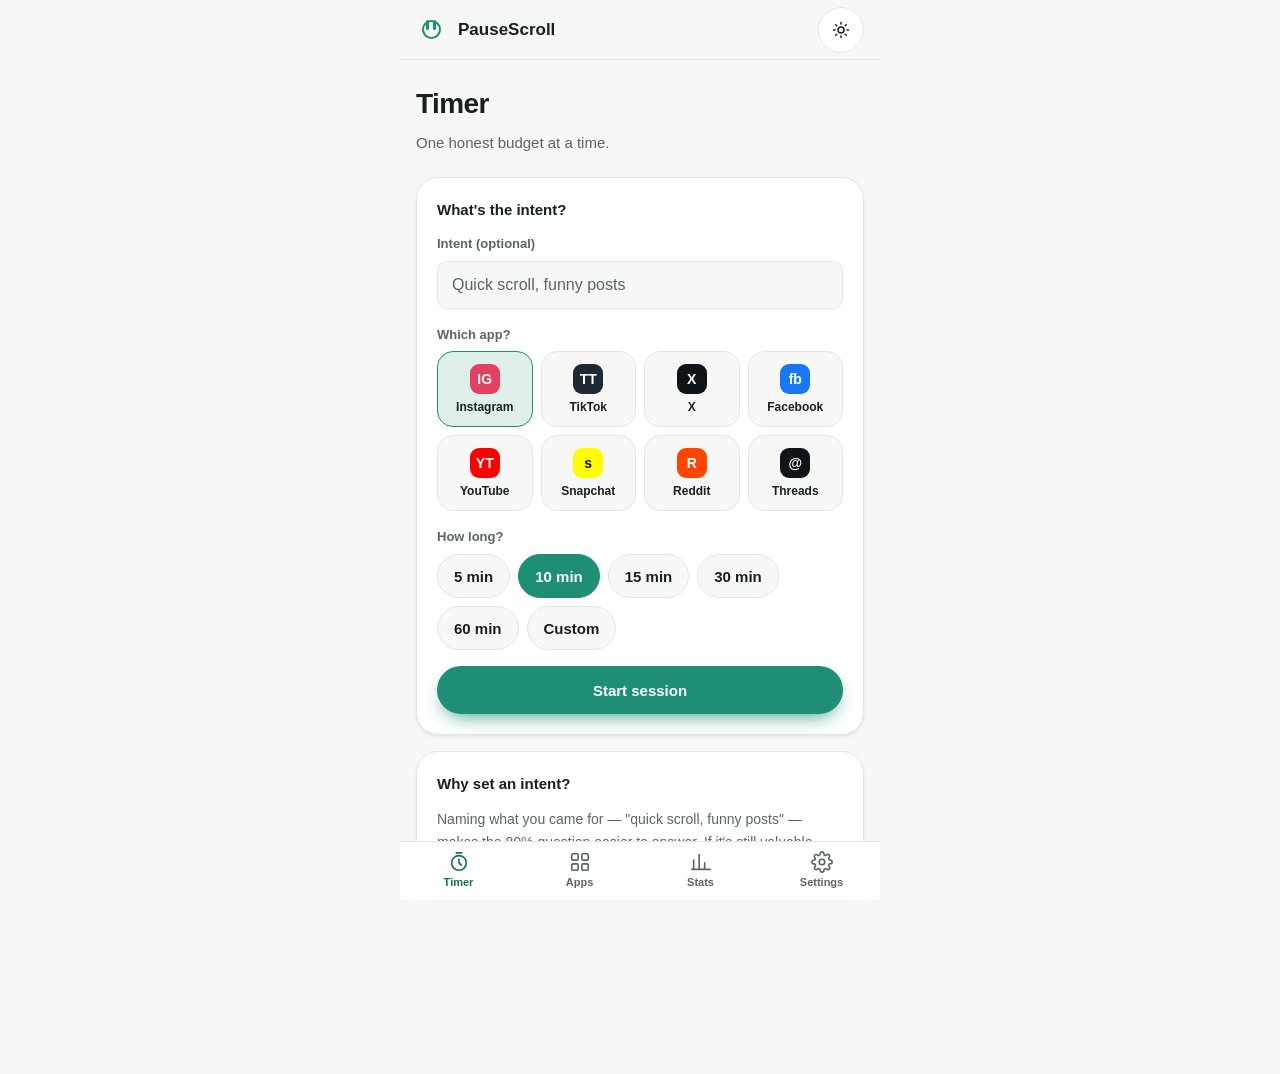
<file: app.html>
<!DOCTYPE html>
<html lang="en" data-theme="light">
<head>
  <meta charset="UTF-8">
  <meta name="viewport" content="width=device-width, initial-scale=1, viewport-fit=cover">
  <meta name="description" content="PauseScroll app — set an intent, get a gentle nudge, and stop doomscrolling.">
  <meta name="theme-color" media="(prefers-color-scheme: light)" content="#f7f8f5">
  <meta name="theme-color" media="(prefers-color-scheme: dark)" content="#0e1512">
  <meta name="color-scheme" content="light dark">
  <meta name="apple-mobile-web-app-capable" content="yes">
  <meta name="mobile-web-app-capable" content="yes">
  <meta name="apple-mobile-web-app-title" content="PauseScroll">
  <meta name="apple-mobile-web-app-status-bar-style" content="default">
  <link rel="manifest" href="manifest.webmanifest">
  <link rel="icon" href="icons/icon-192.png" type="image/png">
  <link rel="apple-touch-icon" href="icons/icon-192.png">
  <title>PauseScroll — Timer</title>
  <link rel="stylesheet" href="styles.css">
  <script src="app.js" type="module"></script>
  <script>if('serviceWorker' in navigator)window.addEventListener('load',function(){navigator.serviceWorker.register('sw.js').catch(function(){})});</script>
</head>
<body class="app-page">

  <div class="app" id="app-root">

    <!-- Top bar -->
    <header class="app-topbar">
      <a class="brand" href="index.html" aria-label="PauseScroll home">
        <span class="brand-mark" aria-hidden="true"></span>
      </a>
      <span class="title">PauseScroll</span>
      <span class="spacer"></span>
      <button type="button" class="theme-toggle" id="theme-toggle" aria-label="Toggle dark mode">
        <svg class="icon-moon" width="18" height="18" viewBox="0 0 24 24" fill="none" stroke="currentColor" stroke-width="2" stroke-linecap="round" stroke-linejoin="round" aria-hidden="true">
          <path d="M21 12.79A9 9 0 1 1 11.21 3 7 7 0 0 0 21 12.79z"/>
        </svg>
        <svg class="icon-sun" width="18" height="18" viewBox="0 0 24 24" fill="none" stroke="currentColor" stroke-width="2" stroke-linecap="round" stroke-linejoin="round" aria-hidden="true">
          <circle cx="12" cy="12" r="4"/>
          <path d="M12 2v2M12 20v2M4.93 4.93l1.41 1.41M17.66 17.66l1.41 1.41M2 12h2M20 12h2M4.93 19.07l1.41-1.41M17.66 6.34l1.41-1.41"/>
        </svg>
      </button>
    </header>

    <!-- ============ Timer view ============ -->
    <section class="view" id="view-timer" aria-label="Timer">
      <h1 class="view-title">Timer</h1>
      <p class="view-sub">One honest budget at a time.</p>

      <div class="quiet-banner" id="quiet-banner" hidden>
        <svg width="16" height="16" viewBox="0 0 24 24" fill="none" stroke="currentColor" stroke-width="2" stroke-linecap="round" stroke-linejoin="round" aria-hidden="true"><path d="M21 12.79A9 9 0 1 1 11.21 3 7 7 0 0 0 21 12.79z"/></svg>
        Quiet hours — dimmed theme
      </div>

      <!-- Setup -->
      <div class="card" id="session-setup" hidden>
        <h3>What's the intent?</h3>
        <div class="field">
          <label for="intent-input">Intent (optional)</label>
          <input class="input" type="text" id="intent-input" maxlength="80" autocomplete="off"
            placeholder="Quick scroll, funny posts">
        </div>
        <div class="field">
          <label id="app-picker-label">Which app?</label>
          <div class="app-picker" id="app-picker" role="group" aria-labelledby="app-picker-label"></div>
        </div>
        <div class="field">
          <label id="minutes-label">How long?</label>
          <div class="minute-pills" id="minute-pills" role="group" aria-labelledby="minutes-label"></div>
          <div class="field" id="custom-min-wrap" hidden>
            <label for="custom-min">Minutes</label>
            <input class="input" type="number" id="custom-min" min="1" max="180" value="7" inputmode="numeric">
          </div>
        </div>
        <button type="button" class="btn btn-primary btn-block" id="btn-start">Start session</button>
      </div>

      <!-- Running -->
      <div class="card running-card" id="session-running" hidden>
        <div class="ring-wrap">
          <svg class="ring" width="172" height="172" viewBox="0 0 200 200" role="img" aria-label="Session countdown">
            <circle class="track" cx="100" cy="100" r="88" fill="none" stroke-width="10"/>
            <circle class="progress" id="app-ring" cx="100" cy="100" r="88" fill="none" stroke-width="10"
              stroke-dasharray="552.92" stroke-dashoffset="0"/>
          </svg>
          <div class="ring-label">
            <span class="time" id="run-time" role="timer">--:--</span>
            <span class="hint">remaining</span>
          </div>
          <div class="pct" id="run-pct">0%</div>
        </div>
        <p class="session-intent" id="run-intent"></p>
        <p class="session-app" id="run-app"></p>
        <div class="nudge" id="nudge" hidden>
          <p>Still valuable?</p>
          <div class="nudge-actions">
            <button type="button" class="btn btn-ghost" id="btn-im-good">I'm good</button>
            <button type="button" class="btn btn-primary" id="btn-one-more">One more minute</button>
          </div>
        </div>
        <button type="button" class="btn btn-quiet" id="btn-end">End session</button>
      </div>

      <div class="card" id="setup-tip">
        <h3>Why set an intent?</h3>
        <p style="color:var(--muted); font-size:14px;">Naming what you came for — "quick scroll, funny posts" — makes the
        80% question easier to answer. If it's still valuable, you'll know.</p>
      </div>
    </section>

    <!-- ============ Apps view ============ -->
    <section class="view" id="view-apps" aria-label="Apps and limits" hidden>
      <h1 class="view-title">Apps</h1>
      <p class="view-sub">A daily envelope per app. These only count your PauseScroll sessions.</p>

      <div class="card">
        <h3>Daily limits</h3>
        <div id="limits-list"></div>
      </div>

      <div class="card">
        <h3>Quiet hours</h3>
        <div class="setting-row">
          <div class="grow">
            <p>Enable quiet hours</p>
            <p>Start a session inside this window and the app dims to match the hour.</p>
          </div>
          <label class="switch">
            <input type="checkbox" id="quiet-toggle">
            <span class="track"></span>
            <span class="thumb"></span>
          </label>
        </div>
        <div class="quiet-row">
          <div class="field">
            <label for="quiet-start">Start</label>
            <input class="input" type="time" id="quiet-start" value="22:00">
          </div>
          <div class="field">
            <label for="quiet-end">End</label>
            <input class="input" type="time" id="quiet-end" value="06:00">
          </div>
        </div>
      </div>
    </section>

    <!-- ============ Stats view ============ -->
    <section class="view" id="view-stats" aria-label="Stats" hidden>
      <h1 class="view-title">Stats</h1>
      <p class="view-sub">Your day, without judgement.</p>

      <div class="stat-tiles">
        <div class="stat-tile">
          <p class="big" id="stat-sessions">0</p>
          <p class="lbl">Sessions today</p>
        </div>
        <div class="stat-tile">
          <p class="big" id="stat-resisted">0</p>
          <p class="lbl">Nudges resisted</p>
        </div>
        <div class="stat-tile">
          <p class="big" id="stat-snoozed">0</p>
          <p class="lbl">Snoozes used</p>
        </div>
        <div class="stat-tile">
          <p class="big"><span class="streak-flame" id="stat-streak">0</span></p>
          <p class="lbl">Day streak</p>
        </div>
      </div>

      <div class="card chart-card">
        <h3>Last 7 days — session minutes</h3>
        <svg id="chart" viewBox="0 0 320 140" role="img" aria-label="Bar chart of session minutes over the last seven days">
        </svg>
        <div class="chart-days" id="chart-days" aria-hidden="true"></div>
      </div>
    </section>

    <!-- ============ Settings view ============ -->
    <section class="view" id="view-settings" aria-label="Settings" hidden>
      <h1 class="view-title">Settings</h1>
      <p class="view-sub">Everything lives on this device.</p>

      <div class="card">
        <h3>Appearance</h3>
        <div class="setting-row">
          <div class="grow">
            <p>Theme</p>
          </div>
          <div class="minute-pills" id="theme-pills" role="group" aria-label="Colour theme">
            <button type="button" class="minute-pill" data-theme-option="light">Light</button>
            <button type="button" class="minute-pill" data-theme-option="dark">Dark</button>
          </div>
        </div>
      </div>

      <div class="card">
        <h3>Behaviour</h3>
        <div class="setting-row">
          <div class="grow">
            <p>Strict mode</p>
            <p>Removes the one-more-minute and 5-minute snooze buttons. When it's done, it's done.</p>
          </div>
          <label class="switch">
            <input type="checkbox" id="strict-toggle">
            <span class="track"></span>
            <span class="thumb"></span>
          </label>
        </div>
      </div>

      <div class="card">
        <h3>Your data</h3>
        <div class="settings-actions">
          <button type="button" class="btn btn-ghost" id="btn-export">Export data (JSON)</button>
          <button type="button" class="btn btn-ghost" id="btn-reset-day">Reset today's stats</button>
          <button type="button" class="btn btn-quiet" id="btn-reset">Reset everything</button>
        </div>
      </div>
    </section>

    <!-- Bottom tab bar -->
    <nav class="tabbar" aria-label="App sections">
      <button type="button" class="tabbtn" data-tab="timer" aria-current="page">
        <svg viewBox="0 0 24 24"><circle cx="12" cy="13" r="8"/><path d="M12 9v4l2.5 2.5M9 2h6"/></svg>
        Timer
      </button>
      <button type="button" class="tabbtn" data-tab="apps">
        <svg viewBox="0 0 24 24"><rect x="3" y="3" width="7" height="7" rx="1.5"/><rect x="14" y="3" width="7" height="7" rx="1.5"/><rect x="3" y="14" width="7" height="7" rx="1.5"/><rect x="14" y="14" width="7" height="7" rx="1.5"/></svg>
        Apps
      </button>
      <button type="button" class="tabbtn" data-tab="stats">
        <svg viewBox="0 0 24 24"><path d="M4 20V10M10 20V4M16 20v-7M22 20H2"/></svg>
        Stats
      </button>
      <button type="button" class="tabbtn" data-tab="settings">
        <svg viewBox="0 0 24 24"><circle cx="12" cy="12" r="3"/><path d="M19.4 15a1.65 1.65 0 0 0 .33 1.82l.06.06a2 2 0 1 1-2.83 2.83l-.06-.06a1.65 1.65 0 0 0-1.82-.33 1.65 1.65 0 0 0-1 1.51V21a2 2 0 1 1-4 0v-.09a1.65 1.65 0 0 0-1-1.51 1.65 1.65 0 0 0-1.82.33l-.06.06a2 2 0 1 1-2.83-2.83l.06-.06a1.65 1.65 0 0 0 .33-1.82 1.65 1.65 0 0 0-1.51-1H3a2 2 0 1 1 0-4h.09a1.65 1.65 0 0 0 1.51-1 1.65 1.65 0 0 0-.33-1.82l-.06-.06a2 2 0 1 1 2.83-2.83l.06.06a1.65 1.65 0 0 0 1.82.33h0a1.65 1.65 0 0 0 1-1.51V3a2 2 0 1 1 4 0v.09a1.65 1.65 0 0 0 1 1.51h0a1.65 1.65 0 0 0 1.82-.33l.06-.06a2 2 0 1 1 2.83 2.83l-.06.06a1.65 1.65 0 0 0-.33 1.82v0a1.65 1.65 0 0 0 1.51 1H21a2 2 0 1 1 0 4h-.09a1.65 1.65 0 0 0-1.51 1z"/></svg>
        Settings
      </button>
    </nav>
  </div>

  <!-- ============ Time's-up overlay ============ -->
  <div class="overlay" id="overlay" hidden>
    <div class="overlay-card">
      <div class="breath" id="breath" aria-hidden="true">Breathe</div>
      <h2 id="overlay-title">That's a wrap.</h2>
      <p class="overlay-sub" id="overlay-sub">You set a line and held it. Breathe in for four, out for six.</p>
      <div class="overlay-actions">
        <button type="button" class="btn btn-primary" id="btn-break">Take a break</button>
        <button type="button" class="btn btn-ghost" id="btn-five">5 more minutes</button>
      </div>
      <p class="apk-note" id="snooze-count"></p>
    </div>
  </div>

  <!-- PWA update toast -->
  <div class="toast" id="update-toast" role="status" aria-live="polite">
    <span id="update-msg">Update available.</span>
    <button type="button" class="btn btn-primary" id="update-reload">Reload</button>
  </div>

</body>
</html>
</file>
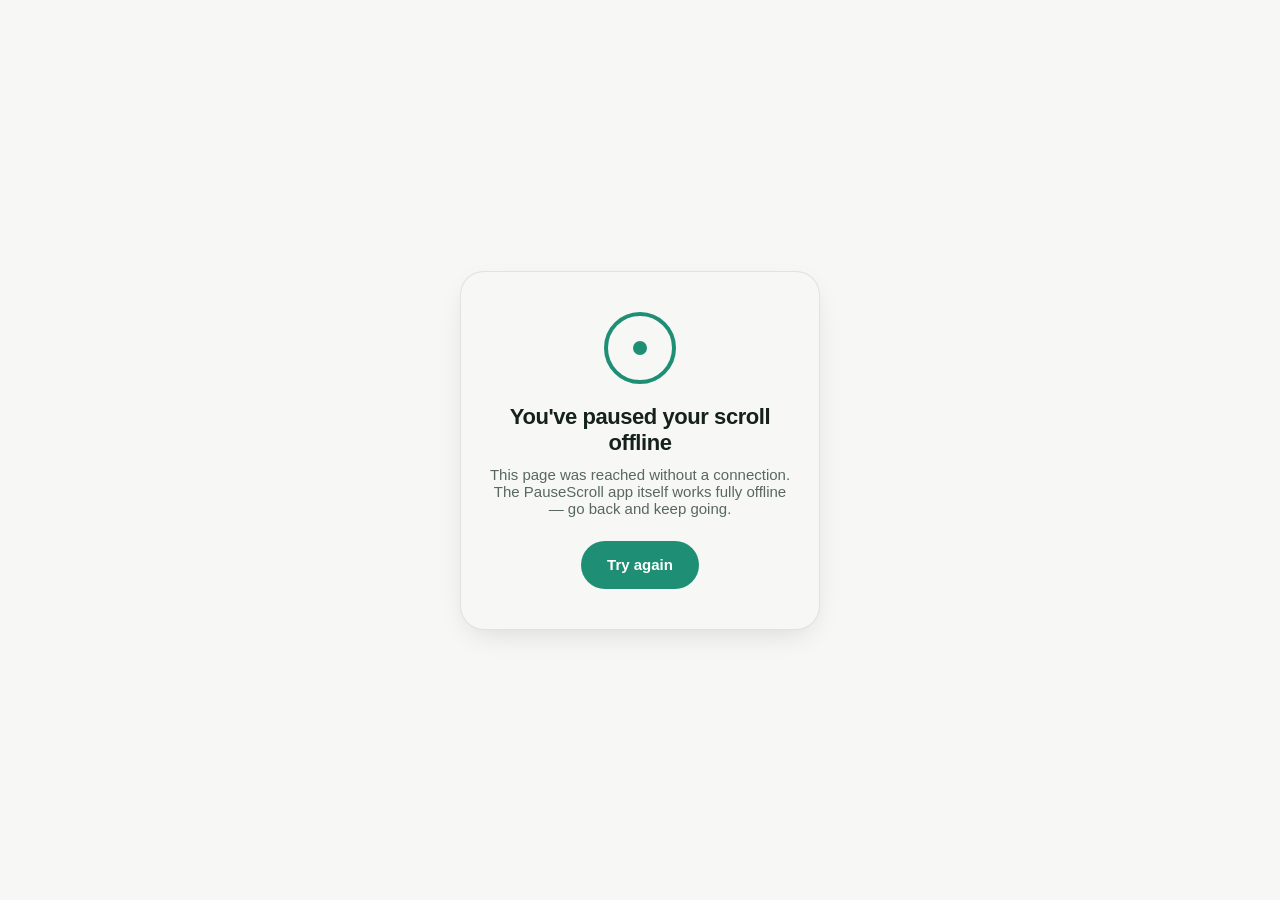
<file: offline.html>
<!DOCTYPE html>
<html lang="en" data-theme="light">
<head>
  <meta charset="UTF-8">
  <meta name="viewport" content="width=device-width, initial-scale=1, viewport-fit=cover">
  <title>Offline — PauseScroll</title>
  <style>
    :root { --accent: #1e8f74; --text: #16211d; --muted: #58675f; --bg: #f7f8f5; }
    [data-theme="dark"] { --accent: #43c2a0; --text: #e7efe9; --muted: #93a49b; --bg: #0e1512; }
    * { box-sizing: border-box; }
    body {
      margin: 0;
      font-family: -apple-system, BlinkMacSystemFont, "Segoe UI", Roboto, "Helvetica Neue", Arial, sans-serif;
      background: var(--bg);
      color: var(--text);
      min-height: 100vh;
      display: grid;
      place-items: center;
      padding: 24px;
      text-align: center;
    }
    .card {
      max-width: 360px;
      background: var(--bg);
      border: 1px solid rgba(127,127,127,0.18);
      border-radius: 24px;
      padding: 40px 28px;
      box-shadow: 0 10px 30px -10px rgba(0,0,0,0.15);
    }
    .ring {
      width: 72px;
      height: 72px;
      margin: 0 auto 20px;
      border-radius: 50%;
      border: 4px solid var(--accent);
      position: relative;
    }
    .ring::after {
      content: "";
      position: absolute;
      left: 50%;
      top: 50%;
      width: 14px;
      height: 14px;
      transform: translate(-50%, -50%);
      border-radius: 50%;
      background: var(--accent);
    }
    h1 { font-size: 22px; letter-spacing: -0.02em; margin: 0 0 10px; }
    p { color: var(--muted); font-size: 15px; margin: 0 0 24px; }
    button {
      font-family: inherit;
      font-size: 15px;
      font-weight: 600;
      color: #fff;
      background: var(--accent);
      border: none;
      border-radius: 999px;
      min-height: 48px;
      padding: 12px 26px;
      cursor: pointer;
    }
    button:hover { filter: brightness(1.08); }
  </style>
</head>
<body>
  <div class="card" role="main">
    <div class="ring" aria-hidden="true"></div>
    <h1>You've paused your scroll offline</h1>
    <p>This page was reached without a connection. The PauseScroll app itself works fully offline — go back and keep going.</p>
    <button type="button" onclick="location.reload()">Try again</button>
  </div>
  <script>
    try {
      document.documentElement.setAttribute("data-theme", localStorage.getItem("ps_theme") || (matchMedia("(prefers-color-scheme: dark)").matches ? "dark" : "light"));
    } catch (e) {}
  </script>
</body>
</html>
</file>
<file: styles.css>
/* ============================================================
   PauseScroll — styles.css
   Calm, premium, single accent colour. Light/dark via data-theme.
   ============================================================ */

:root {
  --font-stack: -apple-system, BlinkMacSystemFont, "Segoe UI", Roboto, "Helvetica Neue",
    Arial, "Noto Sans", sans-serif;
  --mono-stack: ui-monospace, SFMono-Regular, "Cascadia Code", "Segoe UI Mono", Consolas, monospace;

  --accent: #1e8f74;
  --accent-strong: #15705b;
  --accent-soft: #dff0ea;
  --on-accent: #ffffff;

  --bg: #f7f8f5;
  --surface: #ffffff;
  --surface-2: #f1f3ef;
  --text: #16211d;
  --muted: #58675f;
  --border: #e3e7e1;
  --track: #e4ece7;
  --shadow: 0 1px 2px rgba(22, 33, 29, 0.05), 0 10px 30px -10px rgba(22, 33, 29, 0.18);
  --shadow-sm: 0 1px 2px rgba(22, 33, 29, 0.06), 0 4px 12px -6px rgba(22, 33, 29, 0.12);
  --dim-layer: rgba(15, 23, 20, 0.4);

  --radius-lg: 22px;
  --radius-md: 16px;
  --radius-sm: 10px;

  --header-h: 64px;
  --tabbar-h: 62px;
  --content-max: 1080px;
  --app-max: 480px;

  color-scheme: light;
}

[data-theme="dark"] {
  --accent: #43c2a0;
  --accent-strong: #5fd4b3;
  --accent-soft: #173a30;
  --on-accent: #04231a;

  --bg: #0e1512;
  --surface: #16211c;
  --surface-2: #1c2923;
  --text: #e7efe9;
  --muted: #93a49b;
  --border: #24352d;
  --track: #1e3028;
  --shadow: 0 1px 2px rgba(0, 0, 0, 0.4), 0 12px 34px -12px rgba(0, 0, 0, 0.6);
  --shadow-sm: 0 1px 2px rgba(0, 0, 0, 0.4), 0 4px 12px -6px rgba(0, 0, 0, 0.5);
  --dim-layer: rgba(5, 9, 7, 0.55);

  color-scheme: dark;
}

/* ---------- Reset & base ---------- */

*,
*::before,
*::after {
  box-sizing: border-box;
}

html {
  -webkit-text-size-adjust: 100%;
  scroll-behavior: smooth;
}

body {
  margin: 0;
  font-family: var(--font-stack);
  font-size: 16px;
  line-height: 1.6;
  color: var(--text);
  background: var(--bg);
  transition: background-color 0.3s ease, color 0.3s ease;
  -webkit-font-smoothing: antialiased;
}

img,
svg {
  display: block;
  max-width: 100%;
}

h1, h2, h3, h4, p {
  margin: 0;
}

button {
  font-family: inherit;
  font-size: inherit;
  color: inherit;
  cursor: pointer;
}

a {
  color: var(--accent-strong);
  text-decoration: none;
}

a:hover {
  text-decoration: underline;
}

:focus-visible {
  outline: 2px solid var(--accent);
  outline-offset: 2px;
  border-radius: 4px;
}

::selection {
  background: var(--accent);
  color: var(--on-accent);
}

.visually-hidden {
  position: absolute;
  width: 1px;
  height: 1px;
  padding: 0;
  margin: -1px;
  overflow: hidden;
  clip: rect(0 0 0 0);
  white-space: nowrap;
  border: 0;
}

.visually-hidden-focusable:not(:focus) {
  position: absolute;
  width: 1px;
  height: 1px;
  padding: 0;
  margin: -1px;
  overflow: hidden;
  clip: rect(0 0 0 0);
  white-space: nowrap;
  border: 0;
}

/* ---------- Layout helpers ---------- */

.container {
  width: 100%;
  max-width: var(--content-max);
  margin: 0 auto;
  padding: 0 20px;
  padding-left: max(20px, env(safe-area-inset-left));
  padding-right: max(20px, env(safe-area-inset-right));
}

.section {
  padding: 72px 0;
}

.section-head {
  max-width: 640px;
  margin-bottom: 40px;
}

.section-head.center {
  margin-left: auto;
  margin-right: auto;
  text-align: center;
}

.eyebrow {
  display: inline-block;
  font-size: 13px;
  font-weight: 600;
  letter-spacing: 0.08em;
  text-transform: uppercase;
  color: var(--accent-strong);
  margin-bottom: 12px;
}

.section-title {
  font-size: clamp(26px, 4vw, 38px);
  line-height: 1.15;
  letter-spacing: -0.02em;
  font-weight: 700;
  margin-bottom: 14px;
}

.section-sub {
  color: var(--muted);
  font-size: 17px;
}

.lead {
  font-size: 18px;
  color: var(--muted);
}

/* ---------- Buttons ---------- */

.btn {
  display: inline-flex;
  align-items: center;
  justify-content: center;
  gap: 8px;
  min-height: 48px;
  padding: 12px 22px;
  border-radius: 999px;
  border: 1px solid transparent;
  font-weight: 600;
  font-size: 15px;
  text-decoration: none;
  transition: transform 0.15s ease, box-shadow 0.2s ease, background-color 0.2s ease,
    border-color 0.2s ease, color 0.2s ease;
  white-space: nowrap;
}

.btn:hover {
  text-decoration: none;
}

.btn:active {
  transform: translateY(1px);
}

.btn-primary {
  background: var(--accent);
  color: var(--on-accent);
  box-shadow: 0 8px 20px -8px var(--accent);
}

.btn-primary:hover {
  background: var(--accent-strong);
}

.btn-ghost {
  background: var(--surface);
  color: var(--text);
  border-color: var(--border);
  box-shadow: var(--shadow-sm);
}

.btn-ghost:hover {
  border-color: var(--accent);
  color: var(--accent-strong);
}

.btn-quiet {
  background: transparent;
  color: var(--muted);
  border-color: transparent;
}

.btn-quiet:hover {
  color: var(--accent-strong);
}

.btn-block {
  width: 100%;
}

.btn[disabled] {
  opacity: 0.5;
  cursor: not-allowed;
  pointer-events: none;
}

.chip {
  display: inline-flex;
  align-items: center;
  gap: 6px;
  padding: 8px 14px;
  border-radius: 999px;
  background: var(--accent-soft);
  color: var(--accent-strong);
  font-size: 13px;
  font-weight: 600;
}

.trust-chips {
  display: flex;
  flex-wrap: wrap;
  gap: 10px;
  margin-top: 26px;
}

/* ---------- Header ---------- */

.header {
  position: sticky;
  top: 0;
  z-index: 40;
  background: color-mix(in srgb, var(--bg) 82%, transparent);
  -webkit-backdrop-filter: saturate(140%) blur(12px);
  backdrop-filter: saturate(140%) blur(12px);
  border-bottom: 1px solid var(--border);
}

.header-inner {
  display: flex;
  align-items: center;
  gap: 16px;
  height: var(--header-h);
}

.brand {
  display: flex;
  align-items: center;
  gap: 10px;
  font-weight: 700;
  font-size: 18px;
  color: var(--text);
  text-decoration: none;
}

.brand:hover {
  text-decoration: none;
}

.brand-mark {
  width: 34px;
  height: 34px;
  border-radius: 10px;
  display: grid;
  place-items: center;
  background: var(--bg);
  position: relative;
}

.brand-mark::before {
  content: "";
  width: 22px;
  height: 22px;
  border-radius: 50%;
  border: 3px solid var(--accent);
}

.brand-mark::after {
  content: "";
  width: 4px;
  height: 11px;
  border-radius: 2px;
  background: var(--accent);
  position: absolute;
  left: 11px;
  top: 6px;
  box-shadow: 8px 0 0 var(--accent);
}

.nav {
  margin-left: auto;
  display: flex;
  align-items: center;
  gap: 4px;
}

.nav a {
  color: var(--text);
  font-size: 15px;
  font-weight: 500;
  padding: 9px 14px;
  border-radius: 999px;
}

.nav a:hover {
  background: var(--surface-2);
  text-decoration: none;
}

.header-actions {
  display: flex;
  align-items: center;
  gap: 10px;
}

.theme-toggle {
  width: 46px;
  height: 46px;
  border-radius: 999px;
  border: 1px solid var(--border);
  background: var(--surface);
  display: grid;
  place-items: center;
  font-size: 18px;
  line-height: 1;
}

.theme-toggle:hover {
  border-color: var(--accent);
}

.theme-toggle .icon-sun {
  display: none;
}

[data-theme="light"] .theme-toggle .icon-moon {
  display: none;
}

[data-theme="light"] .theme-toggle .icon-sun {
  display: inline;
}

/* ---------- Hero ---------- */

.hero {
  padding: 72px 0 56px;
  overflow: hidden;
}

.hero-grid {
  display: grid;
  grid-template-columns: 1.05fr 0.95fr;
  gap: 48px;
  align-items: center;
}

.hero h1 {
  font-size: clamp(34px, 5.4vw, 56px);
  line-height: 1.06;
  letter-spacing: -0.03em;
  font-weight: 800;
  margin-bottom: 18px;
}

.hero h1 .accent-word {
  color: var(--accent-strong);
}

.hero .sub {
  font-size: 18px;
  color: var(--muted);
  max-width: 46ch;
  margin-bottom: 28px;
}

.hero-actions {
  display: flex;
  flex-wrap: wrap;
  gap: 12px;
}

/* ---------- Phone mockup ---------- */

.phone-mockup {
  width: 264px;
  aspect-ratio: 9 / 19;
  margin: 0 auto;
  border-radius: 44px;
  background: #0c1210;
  padding: 12px;
  box-shadow: 0 40px 80px -24px rgba(0, 0, 0, 0.45), 0 8px 20px -8px rgba(0, 0, 0, 0.25),
    inset 0 0 0 2px rgba(255, 255, 255, 0.06);
  position: relative;
}

.phone-mockup::before {
  content: "";
  position: absolute;
  top: 16px;
  left: 50%;
  transform: translateX(-50%);
  width: 90px;
  height: 22px;
  border-radius: 999px;
  background: #0c1210;
  z-index: 3;
}

.phone-screen {
  width: 100%;
  height: 100%;
  border-radius: 34px;
  overflow: hidden;
  background: linear-gradient(180deg, #101d18, #0d1512);
  color: #e7efe9;
  display: flex;
  flex-direction: column;
  align-items: center;
  justify-content: center;
  text-align: center;
  padding: 26px 18px 18px;
  position: relative;
}

.phone-screen .phone-label {
  font-size: 11px;
  letter-spacing: 0.14em;
  text-transform: uppercase;
  color: #7fa798;
  margin-bottom: 14px;
}

.phone-screen .phone-note {
  font-size: 12px;
  color: #8fa79c;
  margin-top: 14px;
  max-width: 20ch;
}

.phone-bars {
  display: flex;
  gap: 6px;
  align-items: flex-end;
  height: 26px;
  margin-top: 12px;
}

.phone-bars i {
  width: 6px;
  border-radius: 3px;
  background: #2c4138;
}

.phone-bars i:nth-child(1) { height: 30%; }
.phone-bars i:nth-child(2) { height: 55%; }
.phone-bars i:nth-child(3) { height: 80%; }

.mockup-caption {
  text-align: center;
  font-size: 13px;
  color: var(--muted);
  margin-top: 16px;
}

/* Ring timer (shared by hero mockup, demo, and app) */

.ring-wrap {
  position: relative;
  width: 172px;
  height: 172px;
}

.ring-wrap.small {
  width: 120px;
  height: 120px;
}

.ring {
  transform: rotate(-90deg);
}

.ring .track {
  stroke: var(--track);
}

[data-theme="light"] .ring .track {
  stroke: #dfe8e1;
}

.ring .progress {
  stroke: var(--accent-strong);
  stroke-linecap: round;
  transition: stroke-dashoffset 0.35s linear, stroke 0.3s ease;
}

.ring-label {
  position: absolute;
  inset: 0;
  display: grid;
  place-items: center;
  gap: 2px;
  align-content: center;
}

.ring-label .time {
  font-size: 34px;
  font-weight: 700;
  line-height: 1;
  font-variant-numeric: tabular-nums;
  letter-spacing: -0.02em;
}

.ring-label .hint {
  font-size: 12px;
  color: var(--muted);
}

/* ---------- Problem / stats ---------- */

.stats-grid {
  display: grid;
  grid-template-columns: repeat(3, 1fr);
  gap: 20px;
}

.stat-card {
  background: var(--surface);
  border: 1px solid var(--border);
  border-radius: var(--radius-lg);
  box-shadow: var(--shadow-sm);
  padding: 28px 24px;
  text-align: center;
}

.stat-num {
  font-size: clamp(34px, 5vw, 46px);
  font-weight: 800;
  letter-spacing: -0.03em;
  color: var(--accent-strong);
  font-variant-numeric: tabular-nums;
  line-height: 1.1;
}

.stat-card .suffix,
.stat-card .prefix {
  color: var(--accent-strong);
}

.stat-card p {
  margin-top: 8px;
  color: var(--muted);
  font-size: 14px;
}

.stat-note {
  margin-top: 22px;
  font-size: 13px;
  color: var(--muted);
  text-align: center;
  font-style: italic;
}

/* ---------- How it works ---------- */

.steps-grid {
  display: grid;
  grid-template-columns: repeat(3, 1fr);
  gap: 24px;
  counter-reset: step;
}

.step-card {
  background: var(--surface);
  border: 1px solid var(--border);
  border-radius: var(--radius-lg);
  box-shadow: var(--shadow-sm);
  padding: 28px;
  position: relative;
  display: flex;
  flex-direction: column;
  gap: 16px;
}

.step-card::before {
  counter-increment: step;
  content: "0" counter(step);
  font-weight: 800;
  font-size: 30px;
  letter-spacing: -0.03em;
  color: var(--accent-soft);
  position: absolute;
  top: 20px;
  right: 22px;
  line-height: 1;
}

.step-card h3 {
  font-size: 19px;
  font-weight: 700;
  padding-right: 44px;
}

.step-card p {
  color: var(--muted);
  font-size: 15px;
}

.step-mock {
  border-radius: var(--radius-md);
  border: 1px dashed var(--accent);
  background: var(--accent-soft);
  color: var(--accent-strong);
  padding: 14px 16px;
  font-size: 14px;
  min-height: 72px;
  display: flex;
  flex-direction: column;
  justify-content: center;
  gap: 6px;
}

.step-mock .l {
  font-size: 13px;
  font-weight: 600;
}

.mini-bar {
  height: 6px;
  border-radius: 3px;
  background: color-mix(in srgb, var(--accent) 30%, var(--track));
  overflow: hidden;
}

.mini-bar > span {
  display: block;
  height: 100%;
  border-radius: 3px;
  background: var(--accent);
}

/* ---------- Features grid ---------- */

.features-grid {
  display: grid;
  grid-template-columns: repeat(3, 1fr);
  gap: 20px;
}

.feature-card {
  background: var(--surface);
  border: 1px solid var(--border);
  border-radius: var(--radius-lg);
  box-shadow: var(--shadow-sm);
  padding: 26px 24px;
  display: flex;
  flex-direction: column;
  gap: 10px;
}

.feature-icon {
  width: 44px;
  height: 44px;
  border-radius: 12px;
  background: var(--accent-soft);
  display: grid;
  place-items: center;
  color: var(--accent-strong);
  margin-bottom: 4px;
}

.feature-icon svg {
  width: 22px;
  height: 22px;
  stroke: currentColor;
  fill: none;
  stroke-width: 2;
  stroke-linecap: round;
  stroke-linejoin: round;
}

.feature-card h3 {
  font-size: 17px;
  font-weight: 700;
}

.feature-card p {
  color: var(--muted);
  font-size: 14.5px;
}

/* ---------- Live demo ---------- */

.demo {
  background: var(--surface);
  border: 1px solid var(--border);
  border-radius: calc(var(--radius-lg) + 8px);
  box-shadow: var(--shadow);
  padding: 40px;
  display: grid;
  grid-template-columns: 0.9fr 1.1fr;
  gap: 40px;
  align-items: center;
}

.demo-stage {
  display: flex;
  flex-direction: column;
  align-items: center;
  gap: 20px;
}

.demo-status {
  font-size: 15px;
  font-weight: 600;
  color: var(--text);
  min-height: 24px;
  text-align: center;
}

.demo-controls {
  display: flex;
  flex-wrap: wrap;
  justify-content: center;
  gap: 10px;
}

.demo .btn-mini {
  min-height: 40px;
  padding: 8px 16px;
  font-size: 14px;
}

.demo-steps {
  display: flex;
  flex-wrap: wrap;
  gap: 8px;
  list-style: none;
  padding: 0;
  margin: 0;
  justify-content: center;
}

.demo-steps li {
  display: none;
  font-size: 13px;
  color: var(--muted);
  background: var(--surface-2);
  border: 1px solid var(--border);
  border-radius: 999px;
  padding: 6px 12px;
}

.demo-steps li.active {
  display: inline-flex;
}

.demo-script {
  display: flex;
  flex-direction: column;
  gap: 10px;
}

.demo-line {
  display: flex;
  gap: 10px;
  align-items: flex-start;
  font-size: 15px;
  color: var(--muted);
}

.demo-line .n {
  flex: 0 0 auto;
  width: 24px;
  height: 24px;
  border-radius: 999px;
  background: var(--accent-soft);
  color: var(--accent-strong);
  font-weight: 700;
  font-size: 13px;
  display: grid;
  place-items: center;
  margin-top: 2px;
}

.demo-nudge-bubble {
  border-radius: var(--radius-md);
  border: 1px solid var(--border);
  background: var(--surface-2);
  padding: 12px 14px;
  font-size: 14px;
  color: var(--text);
  margin-top: 8px;
}

/* ---------- Get the app ---------- */

.getapp {
  text-align: center;
}

.getapp-grid {
  display: grid;
  grid-template-columns: repeat(3, 1fr);
  gap: 20px;
  margin-top: 8px;
}

.getapp-card {
  background: var(--surface);
  border: 1px solid var(--border);
  border-radius: var(--radius-lg);
  box-shadow: var(--shadow-sm);
  padding: 28px 24px;
  display: flex;
  flex-direction: column;
  gap: 14px;
  align-items: center;
}

.getapp-card h3 {
  font-size: 17px;
  font-weight: 700;
}

.getapp-card p {
  color: var(--muted);
  font-size: 14px;
  flex-grow: 1;
}

.ios-visual {
  display: flex;
  align-items: center;
  gap: 10px;
  color: var(--text);
  font-size: 13px;
  font-weight: 600;
}

.ios-visual .ios-icon {
  width: 46px;
  height: 46px;
  border-radius: 12px;
  background: #0c1210;
  position: relative;
}

.ios-visual .ios-icon::after {
  content: "";
  position: absolute;
  right: -6px;
  top: 50%;
  width: 12px;
  height: 12px;
  border-top: 2px solid var(--muted);
  border-right: 2px solid var(--muted);
  border-radius: 2px;
  transform: translateY(-50%) rotate(45deg);
}

.ios-visual .ios-icon::before {
  content: "";
  position: absolute;
  left: 10px;
  top: 10px;
  width: 26px;
  height: 26px;
  border-radius: 8px;
  border: 2px solid var(--accent);
}

.getapp-note {
  margin-top: 34px;
  max-width: 560px;
  margin-left: auto;
  margin-right: auto;
  color: var(--muted);
  font-size: 14px;
  border-top: 1px solid var(--border);
  padding-top: 22px;
}

.apk-note {
  font-size: 13px;
  color: var(--muted);
  min-height: 20px;
}

/* ---------- FAQ ---------- */

.faq-list {
  max-width: 720px;
  margin: 0 auto;
  display: flex;
  flex-direction: column;
  gap: 12px;
}

details.faq-item {
  background: var(--surface);
  border: 1px solid var(--border);
  border-radius: var(--radius-md);
  box-shadow: var(--shadow-sm);
  overflow: hidden;
}

details.faq-item summary {
  list-style: none;
  cursor: pointer;
  padding: 18px 20px;
  font-weight: 600;
  font-size: 16px;
  display: flex;
  justify-content: space-between;
  align-items: center;
  gap: 16px;
  min-height: 56px;
}

details.faq-item summary::-webkit-details-marker {
  display: none;
}

details.faq-item summary::after {
  content: "+";
  font-size: 22px;
  font-weight: 400;
  color: var(--accent-strong);
  transition: transform 0.2s ease;
  flex: 0 0 auto;
}

details.faq-item[open] summary::after {
  transform: rotate(45deg);
}

details.faq-item .faq-body {
  padding: 0 20px 20px;
  color: var(--muted);
  font-size: 15px;
}

/* ---------- Legal / footer ---------- */

.legal-sections {
  display: grid;
  grid-template-columns: 1fr 1fr;
  gap: 28px;
  max-width: 860px;
  margin: 0 auto;
}

.legal-sections h3 {
  font-size: 16px;
  margin-bottom: 10px;
}

.legal-sections p {
  color: var(--muted);
  font-size: 14.5px;
  margin-bottom: 10px;
}

.footer {
  border-top: 1px solid var(--border);
  padding: 44px 0 30px;
  text-align: center;
  color: var(--muted);
  font-size: 14px;
}

.footer .footer-links {
  display: flex;
  justify-content: center;
  gap: 20px;
  margin-bottom: 14px;
  flex-wrap: wrap;
}

.footer .footer-links a {
  color: var(--muted);
}

.footer .footer-links a:hover {
  color: var(--accent-strong);
}

.note {
  font-size: 13px;
  color: var(--muted);
  margin-top: 18px;
}

/* ============================================================
   APP SHELL
   ============================================================ */

body.app-page {
  background: var(--bg);
}

.app {
  max-width: var(--app-max);
  margin: 0 auto;
  padding-bottom: calc(var(--tabbar-h) + env(safe-area-inset-bottom) + 20px);
}

.app-topbar {
  position: sticky;
  top: 0;
  z-index: 30;
  height: calc(var(--header-h) - 4px);
  background: color-mix(in srgb, var(--bg) 84%, transparent);
  -webkit-backdrop-filter: saturate(140%) blur(12px);
  backdrop-filter: saturate(140%) blur(12px);
  border-bottom: 1px solid var(--border);
  display: flex;
  align-items: center;
  gap: 12px;
  padding: 0 16px;
}

.app-topbar .brand-mark {
  width: 30px;
  height: 30px;
  border-radius: 9px;
}

.app-topbar .brand-mark::before {
  width: 19px;
  height: 19px;
  border-width: 2.5px;
}

.app-topbar .brand-mark::after {
  width: 3px;
  height: 10px;
  left: 10px;
  top: 5.5px;
  box-shadow: 7px 0 0 var(--accent);
}

.app-topbar .title {
  font-weight: 700;
  font-size: 17px;
}

.app-topbar .spacer {
  flex: 1;
}

.view {
  padding: 22px 16px calc(80px + env(safe-area-inset-bottom));
}

.view[hidden] {
  display: none;
}

.view-title {
  font-size: 28px;
  font-weight: 800;
  letter-spacing: -0.02em;
  margin-bottom: 4px;
}

.view-sub {
  color: var(--muted);
  font-size: 15px;
  margin-bottom: 22px;
}

.tabbar {
  position: fixed;
  bottom: 0;
  left: 0;
  right: 0;
  z-index: 35;
  display: grid;
  grid-template-columns: repeat(4, 1fr);
  gap: 4px;
  background: color-mix(in srgb, var(--surface) 88%, transparent);
  -webkit-backdrop-filter: saturate(140%) blur(12px);
  backdrop-filter: saturate(140%) blur(12px);
  border-top: 1px solid var(--border);
  padding-bottom: env(safe-area-inset-bottom);
  max-width: var(--app-max);
  margin: 0 auto;
}

.tabbtn {
  appearance: none;
  background: transparent;
  border: none;
  color: var(--muted);
  padding: 9px 4px 8px;
  display: flex;
  flex-direction: column;
  align-items: center;
  gap: 3px;
  font-size: 11px;
  font-weight: 600;
  min-height: calc(var(--tabbar-h) - 4px);
}

.tabbtn svg {
  width: 22px;
  height: 22px;
  stroke: currentColor;
  fill: none;
  stroke-width: 1.8;
  stroke-linecap: round;
  stroke-linejoin: round;
}

.tabbtn[aria-current="page"] {
  color: var(--accent-strong);
}

/* ---------- App cards & inputs ---------- */

.card {
  background: var(--surface);
  border: 1px solid var(--border);
  border-radius: var(--radius-lg);
  box-shadow: var(--shadow-sm);
  padding: 20px;
  margin-bottom: 16px;
}

.card h3 {
  font-size: 15px;
  font-weight: 700;
  margin-bottom: 12px;
}

.field {
  margin-bottom: 16px;
}

.field label {
  display: block;
  font-size: 13px;
  font-weight: 600;
  color: var(--muted);
  margin-bottom: 6px;
}

.input,
.select {
  width: 100%;
  min-height: 48px;
  padding: 11px 14px;
  border-radius: var(--radius-sm);
  border: 1px solid var(--border);
  background: var(--bg);
  color: var(--text);
  font-size: 16px;
  font-family: inherit;
}

.input::placeholder {
  color: var(--muted);
}

.input:focus,
.select:focus {
  outline: none;
  border-color: var(--accent);
  box-shadow: 0 0 0 3px var(--accent-soft);
}

.minute-pills {
  display: flex;
  flex-wrap: wrap;
  gap: 8px;
}

.minute-pill {
  min-height: 44px;
  padding: 8px 16px;
  border-radius: 999px;
  background: var(--bg);
  border: 1px solid var(--border);
  color: var(--text);
  font-weight: 600;
  font-size: 15px;
  transition: all 0.15s ease;
}

.minute-pill[aria-pressed="true"],
.minute-pill.selected {
  background: var(--accent);
  border-color: var(--accent);
  color: var(--on-accent);
}

.app-picker {
  display: grid;
  grid-template-columns: repeat(4, 1fr);
  gap: 8px;
}

.app-tile {
  border: 1px solid var(--border);
  background: var(--bg);
  border-radius: var(--radius-md);
  padding: 12px 6px;
  display: flex;
  flex-direction: column;
  align-items: center;
  gap: 6px;
  font-size: 12px;
  font-weight: 600;
  color: var(--text);
  min-height: 72px;
}

.app-tile .dot {
  width: 30px;
  height: 30px;
  border-radius: 9px;
  display: grid;
  place-items: center;
  color: #fff;
  font-weight: 800;
  font-size: 14px;
  background: #3a4a43;
}

.app-tile[aria-pressed="true"] {
  border-color: var(--accent);
  background: var(--accent-soft);
}

.app-tile[aria-pressed="true"] .dot {
  background: var(--accent);
  color: var(--on-accent);
}

/* ---------- Running session ---------- */

.running-card {
  text-align: center;
  padding: 30px 20px;
}

.running-card .ring-wrap {
  margin: 8px auto 4px;
}

.session-intent {
  font-size: 15px;
  color: var(--text);
  margin-top: 6px;
}

.session-app {
  font-size: 13px;
  color: var(--muted);
}

.ring-wrap .pct {
  position: absolute;
  inset: 0;
  display: grid;
  place-items: end center;
  padding-bottom: 30px;
  font-size: 12px;
  color: var(--muted);
  font-variant-numeric: tabular-nums;
}

/* ---------- Nudge / overlay ---------- */

.nudge {
  border: 1px solid color-mix(in srgb, var(--accent) 45%, var(--border));
  background: var(--accent-soft);
  border-radius: var(--radius-md);
  padding: 16px;
  text-align: left;
}

.nudge p {
  font-size: 15px;
  font-weight: 600;
  margin-bottom: 12px;
}

.nudge-actions {
  display: flex;
  gap: 10px;
  flex-wrap: wrap;
}

.overlay {
  position: fixed;
  inset: 0;
  z-index: 60;
  background: color-mix(in srgb, var(--bg) 92%, transparent);
  -webkit-backdrop-filter: blur(8px);
  backdrop-filter: blur(8px);
  display: flex;
  align-items: center;
  justify-content: center;
  padding: 24px;
}

.overlay[hidden] {
  display: none;
}

.overlay-card {
  max-width: 360px;
  width: 100%;
  background: var(--surface);
  border: 1px solid var(--border);
  border-radius: calc(var(--radius-lg) + 6px);
  box-shadow: var(--shadow);
  padding: 32px 26px;
  text-align: center;
}

.overlay-card h2 {
  font-size: 24px;
  font-weight: 800;
  letter-spacing: -0.02em;
  margin-bottom: 10px;
}

.overlay-card .overlay-sub {
  color: var(--muted);
  font-size: 15px;
  margin-bottom: 22px;
}

.breath {
  width: 96px;
  height: 96px;
  margin: 0 auto 22px;
  border-radius: 50%;
  border: 3px solid var(--accent);
  display: grid;
  place-items: center;
  color: var(--accent-strong);
  font-weight: 700;
  font-size: 14px;
}

.breath.in {
  animation: breathe-in 5s ease-in forwards;
}

.breath.out {
  animation: breathe-out 5s ease-out forwards;
}

@keyframes breathe-in {
  from { transform: scale(0.85); }
  to { transform: scale(1.15); }
}

@keyframes breathe-out {
  from { transform: scale(1.15); }
  to { transform: scale(0.85); }
}

.overlay-actions {
  display: flex;
  flex-direction: column;
  gap: 10px;
}

/* ---------- Apps / limits ---------- */

.limit-row {
  display: flex;
  align-items: center;
  gap: 12px;
  padding: 14px 0;
  border-bottom: 1px solid var(--border);
}

.limit-row:last-child {
  border-bottom: none;
}

.limit-row .app-mark {
  flex: 0 0 auto;
  width: 40px;
  height: 40px;
  border-radius: 11px;
  display: grid;
  place-items: center;
  font-weight: 800;
  color: #fff;
  font-size: 15px;
  background: #3a4a43;
}

.limit-row .grow {
  flex: 1;
  min-width: 0;
}

.limit-row .name {
  font-weight: 600;
  font-size: 15px;
}

.limit-row .used {
  font-size: 13px;
  color: var(--muted);
}

.limit-row input[type="text"] {
  flex: 0 0 auto;
  width: 74px;
  text-align: center;
  min-height: 44px;
  border-radius: var(--radius-sm);
  border: 1px solid var(--border);
  background: var(--bg);
  color: var(--text);
  font-size: 15px;
  font-weight: 600;
  font-family: inherit;
}

.quiet-row {
  display: flex;
  gap: 10px;
  align-items: flex-end;
  flex-wrap: wrap;
}

.quiet-row .field {
  flex: 1;
  min-width: 130px;
  margin-bottom: 0;
}

/* ---------- Stats ---------- */

.stat-tiles {
  display: grid;
  grid-template-columns: 1fr 1fr;
  gap: 12px;
}

.stat-tile {
  background: var(--surface);
  border: 1px solid var(--border);
  border-radius: var(--radius-md);
  padding: 18px 16px;
}

.stat-tile .big {
  font-size: 28px;
  font-weight: 800;
  letter-spacing: -0.02em;
  font-variant-numeric: tabular-nums;
  line-height: 1.1;
}

.stat-tile .lbl {
  font-size: 13px;
  color: var(--muted);
  margin-top: 4px;
}

.streak-flame {
  color: var(--accent-strong);
}

.chart-card svg {
  width: 100%;
  height: auto;
}

.chart-days {
  display: flex;
  justify-content: space-between;
  font-size: 11px;
  color: var(--muted);
  margin-top: 6px;
}

.chart-days span {
  flex: 1;
  text-align: center;
}

/* ---------- Settings ---------- */

.setting-row {
  display: flex;
  align-items: center;
  justify-content: space-between;
  gap: 12px;
  padding: 16px 0;
  border-bottom: 1px solid var(--border);
}

.setting-row:last-child {
  border-bottom: none;
}

.setting-row .grow p:first-child {
  font-weight: 600;
  font-size: 15px;
}

.setting-row .grow p:last-child {
  font-size: 13px;
  color: var(--muted);
}

.switch {
  position: relative;
  width: 52px;
  height: 30px;
  flex: 0 0 auto;
}

.switch input {
  position: absolute;
  opacity: 0;
  width: 100%;
  height: 100%;
  margin: 0;
  cursor: pointer;
}

.switch .track {
  position: absolute;
  inset: 0;
  border-radius: 999px;
  background: var(--border);
  transition: background 0.2s ease;
}

.switch .thumb {
  position: absolute;
  top: 3px;
  left: 3px;
  width: 24px;
  height: 24px;
  border-radius: 50%;
  background: var(--surface);
  box-shadow: var(--shadow-sm);
  transition: transform 0.2s ease;
}

.switch input:checked + .track {
  background: var(--accent);
}

.switch input:checked + .track + .thumb {
  transform: translateX(22px);
}

.switch input:focus-visible + .track {
  outline: 2px solid var(--accent);
  outline-offset: 2px;
}

.settings-actions {
  display: flex;
  flex-direction: column;
  gap: 10px;
  margin-top: 8px;
}

.settings-actions .btn {
  width: 100%;
}

/* ---------- Quiet hours dimmed theme ---------- */

.app.quiet .view {
  filter: saturate(0.72) brightness(0.9);
}

.app.quiet::after {
  content: "";
  position: fixed;
  inset: 0;
  z-index: 55;
  background: var(--dim-layer);
  pointer-events: none;
}

.quiet-banner {
  display: flex;
  align-items: center;
  gap: 8px;
  font-size: 13px;
  font-weight: 600;
  color: var(--accent-strong);
  background: var(--accent-soft);
  border-radius: var(--radius-sm);
  padding: 9px 12px;
  margin-bottom: 14px;
}

.quiet-banner[hidden] {
  display: none;
}

/* ---------- Toast ---------- */

.toast {
  position: fixed;
  left: 50%;
  bottom: calc(var(--tabbar-h) + 16px);
  transform: translate(-50%, 20px);
  z-index: 90;
  background: var(--text);
  color: var(--bg);
  border-radius: var(--radius-sm);
  padding: 12px 16px;
  display: flex;
  align-items: center;
  gap: 12px;
  box-shadow: var(--shadow);
  font-size: 14px;
  font-weight: 500;
  opacity: 0;
  pointer-events: none;
  transition: opacity 0.25s ease, transform 0.25s ease;
  max-width: calc(100vw - 40px);
}

.toast.show {
  opacity: 1;
  transform: translate(-50%, 0);
  pointer-events: auto;
}

.toast .btn {
  min-height: 36px;
  padding: 8px 14px;
  font-size: 13px;
}

/* ---------- Responsive ---------- */

@media (max-width: 960px) {
  .hero-grid {
    grid-template-columns: 1fr;
    text-align: center;
  }

  .hero .sub {
    margin-left: auto;
    margin-right: auto;
  }

  .hero-actions {
    justify-content: center;
  }

  .trust-chips {
    justify-content: center;
  }

  .features-grid {
    grid-template-columns: repeat(2, 1fr);
  }

  .demo {
    grid-template-columns: 1fr;
  }

  .stats-grid {
    grid-template-columns: repeat(3, 1fr);
  }
}

@media (max-width: 720px) {
  .section {
    padding: 54px 0;
  }

  .steps-grid {
    grid-template-columns: 1fr;
  }

  .getapp-grid {
    grid-template-columns: 1fr;
  }

  .legal-sections {
    grid-template-columns: 1fr;
  }

  .nav {
    display: none;
  }

  .app-picker {
    grid-template-columns: repeat(4, 1fr);
  }
}

@media (max-width: 520px) {
  .stats-grid {
    grid-template-columns: 1fr;
  }

  .features-grid {
    grid-template-columns: 1fr;
  }

  .header-actions .hide-small {
    display: none;
  }

  .demo {
    padding: 28px 20px;
  }

  .container {
    padding: 0 16px;
  }
}

/* ---------- Reduced motion ---------- */

@media (prefers-reduced-motion: reduce) {
  html {
    scroll-behavior: auto;
  }

  *,
  *::before,
  *::after {
    animation-duration: 0.01ms !important;
    animation-iteration-count: 1 !important;
    transition-duration: 0.01ms !important;
  }

  .ring .progress {
    transition: none;
  }
}
</file>
